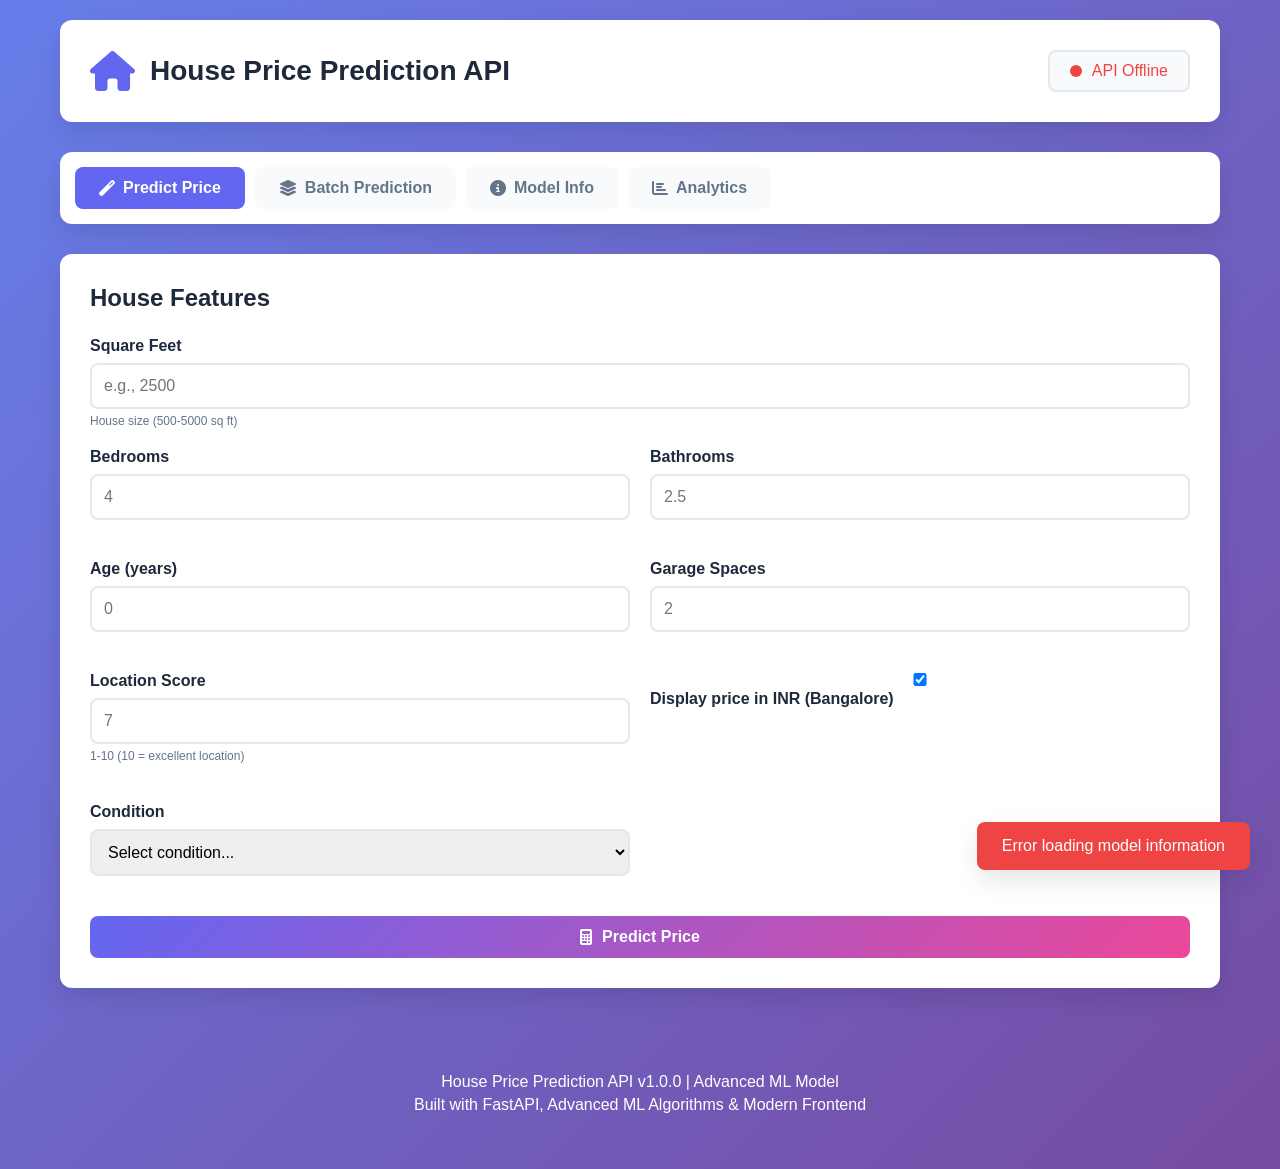
<file: Task-4-Full-DS-Project/frontend/index.html>
<!DOCTYPE html>
<html lang="en">
<head>
    <meta charset="UTF-8">
    <meta name="viewport" content="width=device-width, initial-scale=1.0">
    <title>House Price Prediction - Dashboard</title>
    <link rel="stylesheet" href="styles.css">
    <link rel="stylesheet" href="https://cdnjs.cloudflare.com/ajax/libs/font-awesome/6.4.0/css/all.min.css">
</head>
<body>
    <div class="container">
        <!-- Header -->
        <header class="header">
            <div class="header-content">
                <div class="logo">
                    <i class="fas fa-home"></i>
                    <h1>House Price Prediction API</h1>
                </div>
                <div class="api-status" id="apiStatus">
                    <span class="status-indicator" id="statusIndicator"></span>
                    <span id="statusText">Checking...</span>
                </div>
            </div>
        </header>

        <main class="main-content">
            <!-- Tabs Navigation -->
            <nav class="tabs">
                <button class="tab-button active" data-tab="predict">
                    <i class="fas fa-magic"></i> Predict Price
                </button>
                <button class="tab-button" data-tab="batch">
                    <i class="fas fa-layer-group"></i> Batch Prediction
                </button>
                <button class="tab-button" data-tab="model-info">
                    <i class="fas fa-info-circle"></i> Model Info
                </button>
                <button class="tab-button" data-tab="analytics">
                    <i class="fas fa-chart-bar"></i> Analytics
                </button>
            </nav>

            <!-- Single Prediction Tab -->
            <section id="predict" class="tab-content active">
                <div class="prediction-container">
                    <div class="form-section">
                        <h2>House Features</h2>
                        <form id="predictionForm">
                            <div class="form-group">
                                <label for="square_feet">Square Feet</label>
                                <input type="number" id="square_feet" name="square_feet" placeholder="e.g., 2500" min="500" max="5000" required>
                                <span class="help-text">House size (500-5000 sq ft)</span>
                            </div>

                            <div class="form-row">
                                <div class="form-group">
                                    <label for="bedrooms">Bedrooms</label>
                                    <input type="number" id="bedrooms" name="bedrooms" placeholder="4" min="1" max="10" required>
                                </div>
                                <div class="form-group">
                                    <label for="bathrooms">Bathrooms</label>
                                    <input type="number" id="bathrooms" name="bathrooms" placeholder="2.5" min="1" max="10" step="0.5" required>
                                </div>
                            </div>

                            <div class="form-row">
                                <div class="form-group">
                                    <label for="age">Age (years)</label>
                                    <input type="number" id="age" name="age" placeholder="0" min="0" max="150" required>
                                </div>
                                <div class="form-group">
                                    <label for="garage">Garage Spaces</label>
                                    <input type="number" id="garage" name="garage" placeholder="2" min="0" max="5" required>
                                </div>
                            </div>

                            <div class="form-row">
                                <div class="form-group">
                                    <label for="location_score">Location Score</label>
                                    <input type="number" id="location_score" name="location_score" placeholder="7" min="1" max="10" step="0.5" required>
                                    <span class="help-text">1-10 (10 = excellent location)</span>
                                </div>
                                <div class="form-group">
                                    <label for="inrToggle"><input type="checkbox" id="inrToggle" checked> Display price in INR (Bangalore)</label>
                                </div>
                                <div class="form-group">
                                    <label for="condition">Condition</label>
                                    <select id="condition" name="condition" required>
                                        <option value="">Select condition...</option>
                                        <option value="excellent">Excellent</option>
                                        <option value="good">Good</option>
                                        <option value="fair">Fair</option>
                                        <option value="poor">Poor</option>
                                    </select>
                                </div>
                            </div>

                            <button type="submit" class="btn btn-primary">
                                <i class="fas fa-calculator"></i> Predict Price
                            </button>
                        </form>
                    </div>

                    <!-- Prediction Result -->
                    <div class="result-section" id="resultSection" style="display: none;">
                        <h2>Prediction Result</h2>
                        <div class="result-card">
                            <div class="predicted-price">
                                <p class="label">Predicted Price</p>
                                <p class="price" id="predictedPrice">₹0</p>
                            </div>
                            <div class="confidence">
                                <p class="label">Confidence Level</p>
                                <div class="confidence-bar">
                                    <div class="confidence-fill" id="confidenceFill"></div>
                                </div>
                                <p class="percentage" id="confidencePercent">0%</p>
                            </div>
                            <div class="price-range">
                                <p class="label">Prediction Range (±10%)</p>
                                <div class="range-info">
                                    <div class="range-item">
                                        <span class="range-label">Lower Bound</span>
                                        <span class="range-value" id="lowerBound">₹0</span>
                                    </div>
                                    <div class="range-item">
                                        <span class="range-label">Upper Bound</span>
                                        <span class="range-value" id="upperBound">₹0</span>
                                    </div>
                                </div>
                            </div>
                        </div>
                        <button class="btn btn-secondary" onclick="resetForm()">
                            <i class="fas fa-redo"></i> New Prediction
                        </button>
                    </div>
                </div>
            </section>

            <!-- Batch Prediction Tab -->
            <section id="batch" class="tab-content">
                <div class="batch-container">
                    <h2>Batch Price Prediction</h2>
                    <p class="description">Upload a CSV file with house data for batch predictions</p>
                    
                    <div class="upload-area" id="uploadArea">
                        <i class="fas fa-cloud-upload-alt"></i>
                        <p>Drag and drop CSV file here or click to upload</p>
                        <input type="file" id="csvFile" accept=".csv" style="display: none;">
                    </div>

                    <div class="csv-template">
                        <p><strong>CSV Format:</strong></p>
                        <code>square_feet,bedrooms,bathrooms,age,garage,location_score,condition</code>
                    </div>

                    <div id="batchResults" style="display: none;">
                        <h3>Results</h3>
                        <div class="batch-stats">
                            <div class="stat-item">
                                <span class="stat-label">Total Predictions</span>
                                <span class="stat-value" id="totalPredictions">0</span>
                            </div>
                            <div class="stat-item">
                                <span class="stat-label">Average Price</span>
                                <span class="stat-value" id="avgPrice">₹0</span>
                            </div>
                            <div class="stat-item">
                                <span class="stat-label">Min Price</span>
                                <span class="stat-value" id="minPrice">₹0</span>
                            </div>
                            <div class="stat-item">
                                <span class="stat-label">Max Price</span>
                                <span class="stat-value" id="maxPrice">₹0</span>
                            </div>
                        </div>
                        <div id="predictionsTable"></div>
                    </div>
                </div>
            </section>

            <!-- Model Info Tab -->
            <section id="model-info" class="tab-content">
                <div class="model-info-container">
                    <h2>Model Information</h2>
                    
                    <div class="info-grid">
                        <div class="info-card">
                            <h3>Model Details</h3>
                            <ul id="modelDetails">
                                <li><span class="label">Loading...</span></li>
                            </ul>
                        </div>

                        <div class="info-card">
                            <h3>Feature Importance</h3>
                            <div id="featureImportance">
                                <p>Loading...</p>
                            </div>
                        </div>
                    </div>
                </div>
            </section>

            <!-- Analytics Tab -->
            <section id="analytics" class="tab-content">
                <div class="analytics-container">
                    <h2>Prediction Analytics</h2>
                    <div class="analytics-grid">
                        <div class="analytics-card">
                            <h3>Recent Predictions</h3>
                            <div id="recentPredictions">
                                <p>No predictions yet</p>
                            </div>
                        </div>
                        <div class="analytics-card">
                            <h3>Price Distribution</h3>
                            <div id="priceChart" class="chart-placeholder">
                                Chart will appear here
                            </div>
                        </div>
                    </div>
                </div>
            </section>
        </main>

        <!-- Footer -->
        <footer class="footer">
            <p>House Price Prediction API v1.0.0 | Advanced ML Model</p>
            <p>Built with FastAPI, Advanced ML Algorithms & Modern Frontend</p>
        </footer>
    </div>

    <!-- Loading Spinner -->
    <div id="loadingSpinner" class="loading-spinner" style="display: none;">
        <div class="spinner"></div>
        <p>Processing...</p>
    </div>

    <!-- Error Toast -->
    <div id="errorToast" class="toast" style="display: none;"></div>

    <script src="script.js"></script>
</body>
</html>
</file>
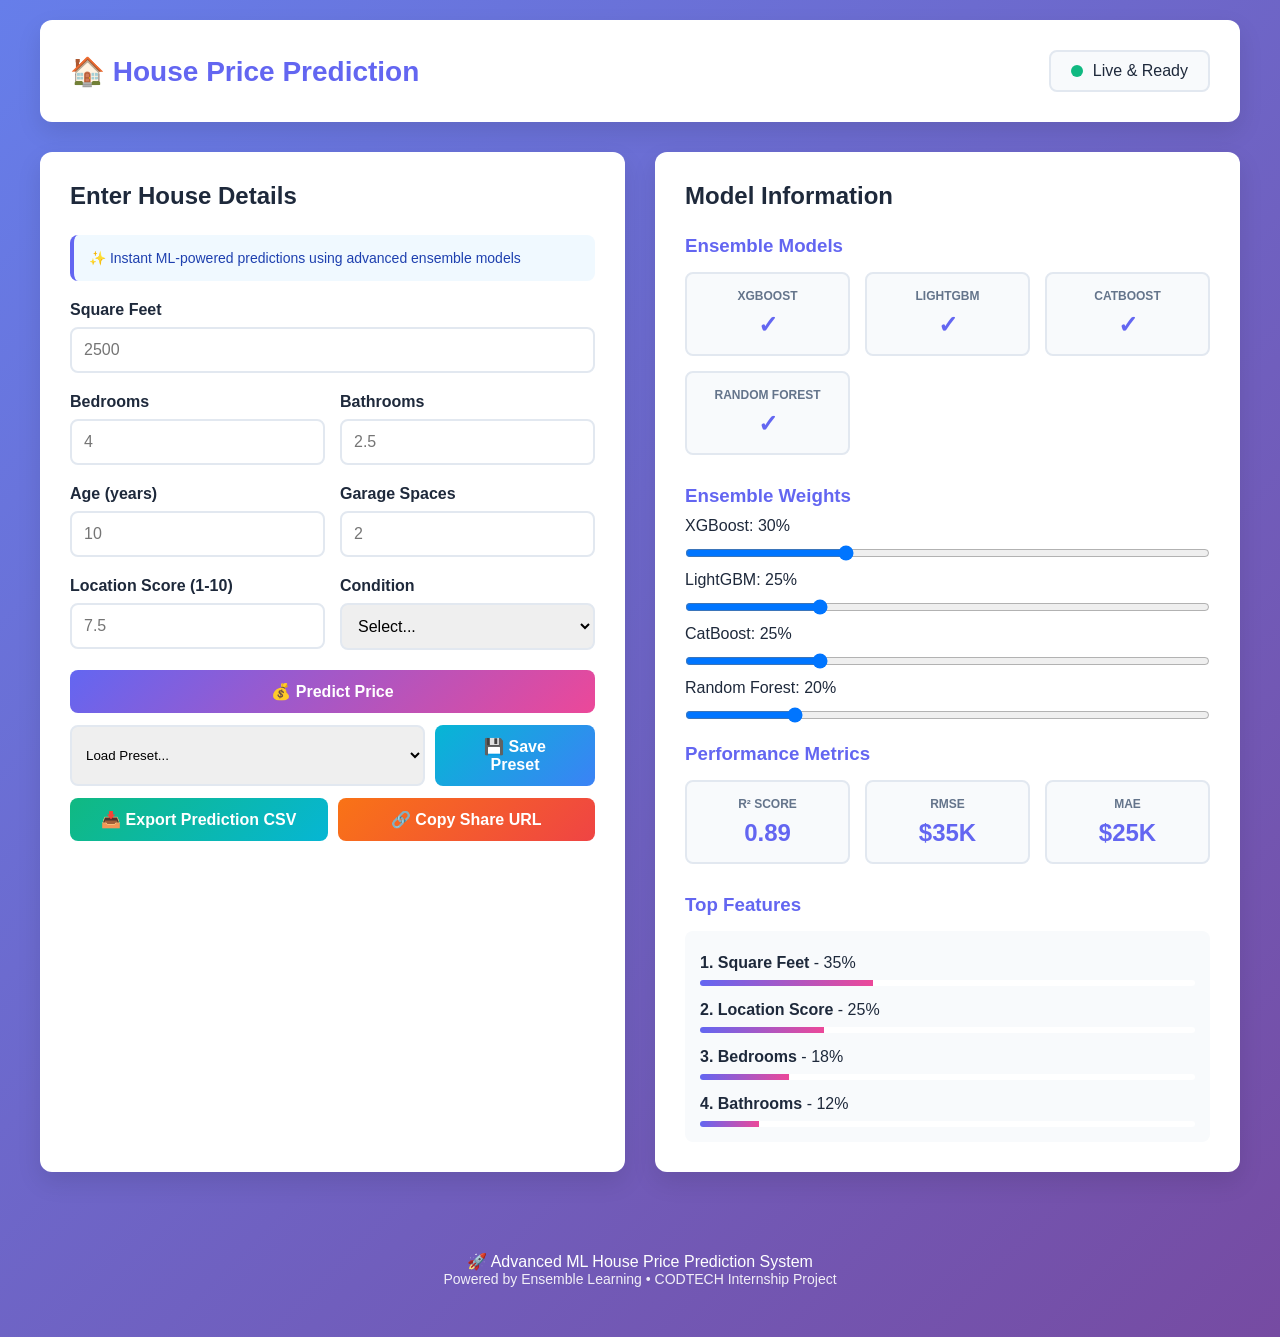
<file: Task-4-Full-DS-Project/INSTANT_DEMO.html>
<!DOCTYPE html>
<html lang="en">
<head>
    <meta charset="UTF-8">
    <meta name="viewport" content="width=device-width, initial-scale=1.0">
    <title>House Price Prediction - Instant Demo</title>
    <style>
        * {
            margin: 0;
            padding: 0;
            box-sizing: border-box;
        }

        :root {
            --primary: #6366f1;
            --secondary: #ec4899;
            --success: #10b981;
            --danger: #ef4444;
            --light: #f8fafc;
            --dark: #1e293b;
            --border: #e2e8f0;
        }

        body {
            font-family: -apple-system, BlinkMacSystemFont, 'Segoe UI', 'Roboto', sans-serif;
            background: linear-gradient(135deg, #667eea 0%, #764ba2 100%);
            color: var(--dark);
            min-height: 100vh;
            padding: 20px;
        }

        .container {
            max-width: 1200px;
            margin: 0 auto;
        }

        .header {
            background: white;
            border-radius: 12px;
            padding: 30px;
            margin-bottom: 30px;
            box-shadow: 0 10px 25px rgba(0, 0, 0, 0.1);
            display: flex;
            justify-content: space-between;
            align-items: center;
            flex-wrap: wrap;
            gap: 20px;
        }

        .logo {
            display: flex;
            align-items: center;
            gap: 15px;
        }

        .logo h1 {
            font-size: 28px;
            color: var(--primary);
            font-weight: 700;
        }

        .status {
            display: flex;
            align-items: center;
            gap: 10px;
            padding: 10px 20px;
            background: var(--light);
            border-radius: 8px;
            border: 2px solid var(--border);
        }

        .status-dot {
            width: 12px;
            height: 12px;
            border-radius: 50%;
            background: var(--success);
            animation: pulse 2s infinite;
        }

        @keyframes pulse {
            0%, 100% { opacity: 1; }
            50% { opacity: 0.5; }
        }

        .main {
            display: grid;
            grid-template-columns: 1fr 1fr;
            gap: 30px;
        }

        .card {
            background: white;
            border-radius: 12px;
            padding: 30px;
            box-shadow: 0 10px 25px rgba(0, 0, 0, 0.1);
        }

        .card h2 {
            margin-bottom: 25px;
            color: var(--dark);
            font-size: 24px;
        }

        .form-group {
            margin-bottom: 20px;
        }

        .form-group label {
            display: block;
            margin-bottom: 8px;
            font-weight: 600;
            color: var(--dark);
        }

        .form-group input,
        .form-group select {
            width: 100%;
            padding: 12px;
            border: 2px solid var(--border);
            border-radius: 8px;
            font-size: 16px;
        }

        .form-group input:focus,
        .form-group select:focus {
            outline: none;
            border-color: var(--primary);
            box-shadow: 0 0 0 3px rgba(99, 102, 241, 0.1);
        }

        .form-row {
            display: grid;
            grid-template-columns: 1fr 1fr;
            gap: 15px;
        }

        .btn {
            width: 100%;
            padding: 12px 30px;
            border: none;
            border-radius: 8px;
            font-size: 16px;
            font-weight: 600;
            cursor: pointer;
            transition: all 0.3s ease;
            background: linear-gradient(135deg, var(--primary), var(--secondary));
            color: white;
        }

        .btn:hover {
            transform: translateY(-2px);
            box-shadow: 0 10px 20px rgba(99, 102, 241, 0.3);
        }

        .result {
            margin-top: 30px;
            padding: 20px;
            background: var(--light);
            border-radius: 8px;
            border-left: 4px solid var(--success);
            display: none;
        }

        .result.show {
            display: block;
            animation: slideIn 0.3s ease;
        }

        @keyframes slideIn {
            from {
                opacity: 0;
                transform: translateY(-10px);
            }
            to {
                opacity: 1;
                transform: translateY(0);
            }
        }

        .predicted-price {
            font-size: 36px;
            font-weight: 700;
            color: var(--success);
            margin: 15px 0;
        }

        .confidence-bar {
            width: 100%;
            height: 8px;
            background: var(--border);
            border-radius: 4px;
            overflow: hidden;
            margin: 10px 0;
        }

        .confidence-fill {
            height: 100%;
            background: linear-gradient(90deg, var(--primary), var(--secondary));
            width: 0%;
            transition: width 0.3s ease;
            border-radius: 4px;
        }

        .range {
            display: grid;
            grid-template-columns: 1fr 1fr;
            gap: 15px;
            margin-top: 15px;
        }

        .range-item {
            padding: 15px;
            background: white;
            border-radius: 8px;
            border: 2px solid var(--border);
        }

        .range-label {
            font-size: 12px;
            color: #64748b;
            text-transform: uppercase;
            font-weight: 600;
            margin-bottom: 5px;
        }

        .range-value {
            font-size: 20px;
            font-weight: 700;
            color: var(--dark);
        }

        .stats {
            display: grid;
            grid-template-columns: repeat(auto-fit, minmax(150px, 1fr));
            gap: 15px;
        }

        .stat {
            background: var(--light);
            padding: 15px;
            border-radius: 8px;
            text-align: center;
            border: 2px solid var(--border);
        }

        .stat-label {
            font-size: 12px;
            color: #64748b;
            margin-bottom: 8px;
            text-transform: uppercase;
            font-weight: 600;
        }

        .stat-value {
            font-size: 24px;
            font-weight: 700;
            color: var(--primary);
        }

        .info {
            background: #f0f9ff;
            border-left: 4px solid var(--primary);
            padding: 15px;
            border-radius: 8px;
            margin-bottom: 20px;
            font-size: 14px;
            color: #1e40af;
        }

        .footer {
            text-align: center;
            padding: 30px;
            color: white;
            margin-top: 50px;
        }

        @media (max-width: 768px) {
            .main {
                grid-template-columns: 1fr;
            }

            .form-row {
                grid-template-columns: 1fr;
            }

            .header {
                flex-direction: column;
                text-align: center;
            }

            .logo h1 {
                font-size: 20px;
            }
        }
    </style>
</head>
<body>
    <div class="container">
        <!-- Header -->
        <div class="header">
            <div class="logo">
                <h1>🏠 House Price Prediction</h1>
            </div>
            <div class="status">
                <div class="status-dot"></div>
                <span>Live & Ready</span>
            </div>
        </div>

        <!-- Main Content -->
        <div class="main">
            <!-- Prediction Form -->
            <div class="card">
                <h2>Enter House Details</h2>
                
                <div class="info">
                    ✨ Instant ML-powered predictions using advanced ensemble models
                </div>

                <form id="predictionForm">
                    <div class="form-group">
                        <label for="square_feet">Square Feet</label>
                        <input type="number" id="square_feet" placeholder="2500" min="500" max="5000" required>
                    </div>

                    <div class="form-row">
                        <div class="form-group">
                            <label for="bedrooms">Bedrooms</label>
                            <input type="number" id="bedrooms" placeholder="4" min="1" max="10" required>
                        </div>
                        <div class="form-group">
                            <label for="bathrooms">Bathrooms</label>
                            <input type="number" id="bathrooms" placeholder="2.5" min="1" max="10" step="0.5" required>
                        </div>
                    </div>

                    <div class="form-row">
                        <div class="form-group">
                            <label for="age">Age (years)</label>
                            <input type="number" id="age" placeholder="10" min="0" max="150" required>
                        </div>
                        <div class="form-group">
                            <label for="garage">Garage Spaces</label>
                            <input type="number" id="garage" placeholder="2" min="0" max="5" required>
                        </div>
                    </div>

                    <div class="form-row">
                        <div class="form-group">
                            <label for="location">Location Score (1-10)</label>
                            <input type="number" id="location" placeholder="7.5" min="1" max="10" step="0.5" required>
                        </div>
                        <div class="form-group">
                            <label for="condition">Condition</label>
                            <select id="condition" required>
                                <option value="">Select...</option>
                                <option value="excellent">Excellent</option>
                                <option value="good">Good</option>
                                <option value="fair">Fair</option>
                                <option value="poor">Poor</option>
                            </select>
                        </div>
                    </div>

                    <button type="submit" class="btn">💰 Predict Price</button>

                    <div style="display:flex; gap:10px; margin-top:12px;">
                        <select id="presetSelect" style="flex:1; padding:10px; border-radius:8px; border:2px solid var(--border);">
                            <option value="">Load Preset...</option>
                        </select>
                        <button id="savePresetBtn" class="btn" style="flex:0 0 160px; background:linear-gradient(135deg,#06b6d4,#3b82f6);">💾 Save Preset</button>
                    </div>

                    <div style="display:flex; gap:10px; margin-top:12px;">
                        <button id="exportCsvBtn" type="button" class="btn" style="flex:1; background:linear-gradient(135deg,#10b981,#06b6d4);">📥 Export Prediction CSV</button>
                        <button id="shareBtn" type="button" class="btn" style="flex:1; background:linear-gradient(135deg,#f97316,#ef4444);">🔗 Copy Share URL</button>
                    </div>
                </form>

                <!-- Result -->
                <div id="result" class="result">
                    <h3>Prediction Result</h3>
                    <div class="predicted-price" id="price">$0</div>
                    
                    <div>
                        <strong>Confidence Level</strong>
                        <div class="confidence-bar">
                            <div class="confidence-fill" id="confidence"></div>
                        </div>
                        <span id="confidenceText">0%</span>
                    </div>

                    <div class="range">
                        <div class="range-item">
                            <div class="range-label">Lower Bound</div>
                            <div class="range-value" id="lowerBound">$0</div>
                        </div>
                        <div class="range-item">
                            <div class="range-label">Upper Bound</div>
                            <div class="range-value" id="upperBound">$0</div>
                        </div>
                    </div>
                </div>
            </div>

            <!-- Information -->
            <div class="card">
                <h2>Model Information</h2>

                <div style="margin-bottom: 30px;">
                    <h3 style="margin-bottom: 15px; color: var(--primary);">Ensemble Models</h3>
                    <div class="stats">
                        <div class="stat">
                            <div class="stat-label">XGBoost</div>
                            <div class="stat-value">✓</div>
                        </div>
                        <div class="stat">
                            <div class="stat-label">LightGBM</div>
                            <div class="stat-value">✓</div>
                        </div>
                        <div class="stat">
                            <div class="stat-label">CatBoost</div>
                            <div class="stat-value">✓</div>
                        </div>
                        <div class="stat">
                            <div class="stat-label">Random Forest</div>
                            <div class="stat-value">✓</div>
                        </div>
                    </div>
                </div>

                <div style="margin-bottom:20px;">
                    <h3 style="margin-bottom:10px; color:var(--primary);">Ensemble Weights</h3>
                    <div style="display:grid; gap:10px;">
                        <label> XGBoost: <span id="w_xgb_label">30%</span></label>
                        <input type="range" id="w_xgb" min="0" max="100" value="30">
                        <label> LightGBM: <span id="w_lgb_label">25%</span></label>
                        <input type="range" id="w_lgb" min="0" max="100" value="25">
                        <label> CatBoost: <span id="w_cat_label">25%</span></label>
                        <input type="range" id="w_cat" min="0" max="100" value="25">
                        <label> Random Forest: <span id="w_rf_label">20%</span></label>
                        <input type="range" id="w_rf" min="0" max="100" value="20">
                    </div>
                </div>

                <div style="margin-bottom: 30px;">
                    <h3 style="margin-bottom: 15px; color: var(--primary);">Performance Metrics</h3>
                    <div class="stats">
                        <div class="stat">
                            <div class="stat-label">R² Score</div>
                            <div class="stat-value">0.89</div>
                        </div>
                        <div class="stat">
                            <div class="stat-label">RMSE</div>
                            <div class="stat-value">$35K</div>
                        </div>
                        <div class="stat">
                            <div class="stat-label">MAE</div>
                            <div class="stat-value">$25K</div>
                        </div>
                    </div>
                </div>

                <div>
                    <h3 style="margin-bottom: 15px; color: var(--primary);">Top Features</h3>
                    <div style="background: var(--light); padding: 15px; border-radius: 8px;">
                        <p style="margin: 8px 0;"><strong>1. Square Feet</strong> - 35%</p>
                        <div style="background: white; height: 6px; border-radius: 3px; margin-bottom: 15px; overflow: hidden;">
                            <div style="background: linear-gradient(90deg, var(--primary), var(--secondary)); height: 100%; width: 35%;"></div>
                        </div>

                        <p style="margin: 8px 0;"><strong>2. Location Score</strong> - 25%</p>
                        <div style="background: white; height: 6px; border-radius: 3px; margin-bottom: 15px; overflow: hidden;">
                            <div style="background: linear-gradient(90deg, var(--primary), var(--secondary)); height: 100%; width: 25%;"></div>
                        </div>

                        <p style="margin: 8px 0;"><strong>3. Bedrooms</strong> - 18%</p>
                        <div style="background: white; height: 6px; border-radius: 3px; margin-bottom: 15px; overflow: hidden;">
                            <div style="background: linear-gradient(90deg, var(--primary), var(--secondary)); height: 100%; width: 18%;"></div>
                        </div>

                        <p style="margin: 8px 0;"><strong>4. Bathrooms</strong> - 12%</p>
                        <div style="background: white; height: 6px; border-radius: 3px; overflow: hidden;">
                            <div style="background: linear-gradient(90deg, var(--primary), var(--secondary)); height: 100%; width: 12%;"></div>
                        </div>
                    </div>
                </div>
            </div>
        </div>

        <!-- Footer -->
        <div class="footer">
            <p>🚀 Advanced ML House Price Prediction System</p>
            <p style="font-size: 14px; opacity: 0.9;">Powered by Ensemble Learning • CODTECH Internship Project</p>
        </div>
    </div>

    <script>
        // Base built-in ML formula (used by simulated models)
        function basePriceEstimate(features, multipliers) {
            let price = 50000;
            price += features.square_feet * multipliers.sf;
            price += features.bedrooms * multipliers.br;
            price += features.bathrooms * multipliers.bath;
            price += features.garage * multipliers.gar;
            price += features.location * multipliers.loc;
            price += features.age * multipliers.age;

            const condMult = multipliers.cond[features.condition] || 1.0;
            price *= condMult;

            // small variance
            price += (Math.random() - 0.5) * 30000;
            price = Math.max(50000, Math.min(500000, price));
            return Math.round(price);
        }

        // Per-model coefficient adjustments for simulation
        const MODEL_ADJUSTMENTS = {
            xgb: { sf: 1.02, br: 1.00, bath: 1.01, gar: 1.00, loc: 1.03, age: -0.98, cond: { excellent:1.14, good:1.01, fair:0.86, poor:0.72 } },
            lgb: { sf: 0.99, br: 1.00, bath: 1.05, gar: 0.98, loc: 1.02, age: -0.95, cond: { excellent:1.12, good:1.00, fair:0.84, poor:0.71 } },
            cat: { sf: 1.05, br: 1.10, bath: 0.98, gar: 0.95, loc: 0.97, age: -0.97, cond: { excellent:1.16, good:1.00, fair:0.83, poor:0.69 } },
            rf:  { sf: 0.95, br: 0.95, bath: 1.02, gar: 1.10, loc: 1.00, age: -1.05, cond: { excellent:1.10, good:1.00, fair:0.85, poor:0.70 } }
        };

        const BASE_MULTIPLIERS = { sf: 120, br: 35000, bath: 25000, gar: 18000, loc: 22000, age: -300, cond: { excellent:1.15, good:1.0, fair:0.85, poor:0.70 } };

        function simulateModel(features, modelName) {
            const adj = MODEL_ADJUSTMENTS[modelName] || {};
            const multipliers = {
                sf: BASE_MULTIPLIERS.sf * (adj.sf || 1),
                br: BASE_MULTIPLIERS.br * (adj.br || 1),
                bath: BASE_MULTIPLIERS.bath * (adj.bath || 1),
                gar: BASE_MULTIPLIERS.gar * (adj.gar || 1),
                loc: BASE_MULTIPLIERS.loc * (adj.loc || 1),
                age: BASE_MULTIPLIERS.age * (adj.age || 1),
                cond: Object.assign({}, BASE_MULTIPLIERS.cond, adj.cond || {})
            };
            const price = basePriceEstimate(features, multipliers);
            const confidence = 0.65 + Math.random() * 0.25; // 0.65-0.90
            return { price, confidence };
        }

        function getWeights() {
            const w_xgb = parseInt(document.getElementById('w_xgb').value, 10);
            const w_lgb = parseInt(document.getElementById('w_lgb').value, 10);
            const w_cat = parseInt(document.getElementById('w_cat').value, 10);
            const w_rf  = parseInt(document.getElementById('w_rf').value, 10);
            const total = w_xgb + w_lgb + w_cat + w_rf;
            if (total === 0) return [0.25,0.25,0.25,0.25];
            return [w_xgb/total, w_lgb/total, w_cat/total, w_rf/total];
        }

        function ensemblePredict(features, weights) {
            const names = ['xgb','lgb','cat','rf'];
            let price = 0, conf = 0;
            for (let i = 0; i < names.length; i++){
                const out = simulateModel(features, names[i]);
                price += out.price * weights[i];
                conf += out.confidence * weights[i];
            }
            return { price: Math.round(price), confidence: conf };
        }

        // Helpers for presets/localStorage
        function loadPresets() {
            try {
                const raw = localStorage.getItem('hp_presets');
                return raw ? JSON.parse(raw) : {};
            } catch (e) {
                return {};
            }
        }

        function savePresets(obj) {
            localStorage.setItem('hp_presets', JSON.stringify(obj));
        }

        function updatePresetList() {
            const select = document.getElementById('presetSelect');
            const presets = loadPresets();
            // clear
            select.innerHTML = '<option value="">Load Preset...</option>';
            Object.keys(presets).forEach(name => {
                const opt = document.createElement('option');
                opt.value = name;
                opt.textContent = name;
                select.appendChild(opt);
            });
        }

        function exportCSVRow(features, prediction) {
            const header = ['square_feet','bedrooms','bathrooms','age','garage','location','condition','predicted_price','confidence'];
            const row = [features.square_feet, features.bedrooms, features.bathrooms, features.age, features.garage, features.location, features.condition, prediction.price, prediction.confidence.toFixed(3)];
            return header.join(',') + '\n' + row.join(',');
        }

        function copyToClipboard(text) {
            if (navigator.clipboard && navigator.clipboard.writeText) {
                return navigator.clipboard.writeText(text);
            }
            return Promise.reject('Clipboard API not available');
        }

        // Update labels for sliders
        function updateWeightLabels() {
            document.getElementById('w_xgb_label').textContent = document.getElementById('w_xgb').value + '%';
            document.getElementById('w_lgb_label').textContent = document.getElementById('w_lgb').value + '%';
            document.getElementById('w_cat_label').textContent = document.getElementById('w_cat').value + '%';
            document.getElementById('w_rf_label').textContent = document.getElementById('w_rf').value + '%';
        }

        // Main prediction handler
        let lastPrediction = null;

        document.getElementById('predictionForm').addEventListener('submit', function(e) {
            e.preventDefault();
            const features = {
                square_feet: parseFloat(document.getElementById('square_feet').value),
                bedrooms: parseInt(document.getElementById('bedrooms').value, 10),
                bathrooms: parseFloat(document.getElementById('bathrooms').value),
                age: parseInt(document.getElementById('age').value, 10),
                garage: parseInt(document.getElementById('garage').value, 10),
                location: parseFloat(document.getElementById('location').value),
                condition: document.getElementById('condition').value
            };

            const weights = getWeights();
            const prediction = ensemblePredict(features, weights);
            lastPrediction = prediction;

            const formatter = new Intl.NumberFormat('en-US', { style: 'currency', currency: 'USD', maximumFractionDigits: 0 });

            document.getElementById('price').textContent = formatter.format(prediction.price);
            document.getElementById('confidence').style.width = (prediction.confidence * 100) + '%';
            document.getElementById('confidenceText').textContent = (prediction.confidence * 100).toFixed(0) + '%';

            const lower = prediction.price * 0.9;
            const upper = prediction.price * 1.1;
            document.getElementById('lowerBound').textContent = formatter.format(lower);
            document.getElementById('upperBound').textContent = formatter.format(upper);

            document.getElementById('result').classList.add('show');
            document.getElementById('result').scrollIntoView({ behavior: 'smooth' });
        });

        // Preset save/load
        document.getElementById('savePresetBtn').addEventListener('click', function() {
            const name = prompt('Preset name:');
            if (!name) return;
            const features = {
                square_feet: document.getElementById('square_feet').value,
                bedrooms: document.getElementById('bedrooms').value,
                bathrooms: document.getElementById('bathrooms').value,
                age: document.getElementById('age').value,
                garage: document.getElementById('garage').value,
                location: document.getElementById('location').value,
                condition: document.getElementById('condition').value,
                weights: {
                    w_xgb: document.getElementById('w_xgb').value,
                    w_lgb: document.getElementById('w_lgb').value,
                    w_cat: document.getElementById('w_cat').value,
                    w_rf:  document.getElementById('w_rf').value
                }
            };
            const presets = loadPresets();
            presets[name] = features;
            savePresets(presets);
            updatePresetList();
            alert('Preset saved: ' + name);
        });

        document.getElementById('presetSelect').addEventListener('change', function() {
            const name = this.value;
            if (!name) return;
            const presets = loadPresets();
            const p = presets[name];
            if (!p) return;
            document.getElementById('square_feet').value = p.square_feet;
            document.getElementById('bedrooms').value = p.bedrooms;
            document.getElementById('bathrooms').value = p.bathrooms;
            document.getElementById('age').value = p.age;
            document.getElementById('garage').value = p.garage;
            document.getElementById('location').value = p.location;
            document.getElementById('condition').value = p.condition;
            document.getElementById('w_xgb').value = p.weights.w_xgb || '30';
            document.getElementById('w_lgb').value = p.weights.w_lgb || '25';
            document.getElementById('w_cat').value = p.weights.w_cat || '25';
            document.getElementById('w_rf').value  = p.weights.w_rf  || '20';
            updateWeightLabels();
        });

        // Export CSV
        document.getElementById('exportCsvBtn').addEventListener('click', function() {
            if (!lastPrediction) {
                alert('Make a prediction first');
                return;
            }
            const features = {
                square_feet: document.getElementById('square_feet').value,
                bedrooms: document.getElementById('bedrooms').value,
                bathrooms: document.getElementById('bathrooms').value,
                age: document.getElementById('age').value,
                garage: document.getElementById('garage').value,
                location: document.getElementById('location').value,
                condition: document.getElementById('condition').value
            };
            const csv = exportCSVRow(features, lastPrediction);
            const blob = new Blob([csv], { type: 'text/csv' });
            const url = URL.createObjectURL(blob);
            const a = document.createElement('a');
            a.href = url;
            a.download = 'prediction.csv';
            document.body.appendChild(a);
            a.click();
            a.remove();
            URL.revokeObjectURL(url);
        });

        // Shareable URL
        document.getElementById('shareBtn').addEventListener('click', function() {
            const params = new URLSearchParams();
            params.set('sq', document.getElementById('square_feet').value);
            params.set('bd', document.getElementById('bedrooms').value);
            params.set('ba', document.getElementById('bathrooms').value);
            params.set('ag', document.getElementById('age').value);
            params.set('ga', document.getElementById('garage').value);
            params.set('lo', document.getElementById('location').value);
            params.set('co', document.getElementById('condition').value);
            params.set('w_xgb', document.getElementById('w_xgb').value);
            params.set('w_lgb', document.getElementById('w_lgb').value);
            params.set('w_cat', document.getElementById('w_cat').value);
            params.set('w_rf',  document.getElementById('w_rf').value);
            const shareUrl = location.origin + location.pathname + '?' + params.toString();
            copyToClipboard(shareUrl).then(() => {
                alert('Share URL copied to clipboard');
            }).catch(() => {
                prompt('Copy this URL:', shareUrl);
            });
        });

        // Parse URL params on load
        function applyParamsFromUrl() {
            const qs = new URLSearchParams(location.search);
            if (!qs.toString()) return;
            const keys = { sq:'square_feet', bd:'bedrooms', ba:'bathrooms', ag:'age', ga:'garage', lo:'location', co:'condition' };
            Object.keys(keys).forEach(k => {
                if (qs.has(k)) document.getElementById(keys[k]).value = qs.get(k);
            });
            ['w_xgb','w_lgb','w_cat','w_rf'].forEach(k => {
                if (qs.has(k)) document.getElementById(k).value = qs.get(k);
            });
            updateWeightLabels();
            // auto predict
            document.getElementById('predictionForm').dispatchEvent(new Event('submit'));
        }

        // Update labels when sliders move
        ['w_xgb','w_lgb','w_cat','w_rf'].forEach(id => {
            document.getElementById(id).addEventListener('input', updateWeightLabels);
        });

        // Init
        updatePresetList();
        updateWeightLabels();
        applyParamsFromUrl();
    </script>
</body>
</html>
</file>
<file: Task-4-Full-DS-Project/frontend/styles.css>
/* Global Styles */
* {
    margin: 0;
    padding: 0;
    box-sizing: border-box;
}

:root {
    --primary-color: #6366f1;
    --secondary-color: #ec4899;
    --success-color: #10b981;
    --danger-color: #ef4444;
    --warning-color: #f59e0b;
    --info-color: #3b82f6;
    --light-bg: #f8fafc;
    --dark-bg: #1e293b;
    --border-color: #e2e8f0;
    --text-dark: #1e293b;
    --text-light: #64748b;
    --shadow: 0 10px 25px rgba(0, 0, 0, 0.1);
    --transition: all 0.3s ease;
}

body {
    font-family: -apple-system, BlinkMacSystemFont, 'Segoe UI', 'Roboto', 'Oxygen',
        'Ubuntu', 'Cantarell', 'Fira Sans', 'Droid Sans', 'Helvetica Neue',
        sans-serif;
    -webkit-font-smoothing: antialiased;
    -moz-osx-font-smoothing: grayscale;
    background: linear-gradient(135deg, #667eea 0%, #764ba2 100%);
    color: var(--text-dark);
    min-height: 100vh;
}

.container {
    max-width: 1200px;
    margin: 0 auto;
    padding: 20px;
}

/* Header */
.header {
    background: white;
    border-radius: 12px;
    box-shadow: var(--shadow);
    margin-bottom: 30px;
    padding: 30px;
}

.header-content {
    display: flex;
    justify-content: space-between;
    align-items: center;
    flex-wrap: wrap;
    gap: 20px;
}

.logo {
    display: flex;
    align-items: center;
    gap: 15px;
}

.logo i {
    font-size: 40px;
    color: var(--primary-color);
}

.logo h1 {
    font-size: 28px;
    color: var(--text-dark);
    font-weight: 700;
}

.api-status {
    display: flex;
    align-items: center;
    gap: 10px;
    padding: 10px 20px;
    background: var(--light-bg);
    border-radius: 8px;
    border: 2px solid var(--border-color);
}

.status-indicator {
    width: 12px;
    height: 12px;
    border-radius: 50%;
    background: var(--danger-color);
    animation: pulse 2s infinite;
}

.status-indicator.online {
    background: var(--success-color);
}

@keyframes pulse {
    0%, 100% { opacity: 1; }
    50% { opacity: 0.5; }
}

/* Tabs Navigation */
.tabs {
    display: flex;
    gap: 10px;
    margin-bottom: 30px;
    background: white;
    padding: 15px;
    border-radius: 12px;
    box-shadow: var(--shadow);
    flex-wrap: wrap;
}

.tab-button {
    padding: 12px 24px;
    border: none;
    background: var(--light-bg);
    color: var(--text-light);
    font-size: 16px;
    font-weight: 600;
    cursor: pointer;
    border-radius: 8px;
    transition: var(--transition);
    display: flex;
    align-items: center;
    gap: 8px;
}

.tab-button:hover {
    background: var(--border-color);
    color: var(--text-dark);
}

.tab-button.active {
    background: var(--primary-color);
    color: white;
}

/* Tab Content */
.tab-content {
    display: none;
    animation: fadeIn 0.3s ease;
}

.tab-content.active {
    display: block;
}

@keyframes fadeIn {
    from { opacity: 0; }
    to { opacity: 1; }
}

/* Forms */
.form-section {
    background: white;
    padding: 30px;
    border-radius: 12px;
    box-shadow: var(--shadow);
    margin-bottom: 30px;
}

.form-section h2 {
    margin-bottom: 25px;
    color: var(--text-dark);
    font-size: 24px;
}

.form-group {
    margin-bottom: 20px;
}

.form-row {
    display: grid;
    grid-template-columns: 1fr 1fr;
    gap: 20px;
    margin-bottom: 20px;
}

.form-group label {
    display: block;
    margin-bottom: 8px;
    font-weight: 600;
    color: var(--text-dark);
}

.form-group input,
.form-group select {
    width: 100%;
    padding: 12px;
    border: 2px solid var(--border-color);
    border-radius: 8px;
    font-size: 16px;
    transition: var(--transition);
}

.form-group input:focus,
.form-group select:focus {
    outline: none;
    border-color: var(--primary-color);
    box-shadow: 0 0 0 3px rgba(99, 102, 241, 0.1);
}

.help-text {
    display: block;
    margin-top: 5px;
    font-size: 12px;
    color: var(--text-light);
}

/* Buttons */
.btn {
    padding: 12px 30px;
    border: none;
    border-radius: 8px;
    font-size: 16px;
    font-weight: 600;
    cursor: pointer;
    transition: var(--transition);
    display: inline-flex;
    align-items: center;
    gap: 10px;
    width: 100%;
    justify-content: center;
}

.btn-primary {
    background: linear-gradient(135deg, var(--primary-color), var(--secondary-color));
    color: white;
}

.btn-primary:hover {
    transform: translateY(-2px);
    box-shadow: 0 10px 20px rgba(99, 102, 241, 0.3);
}

.btn-secondary {
    background: var(--light-bg);
    color: var(--primary-color);
    border: 2px solid var(--primary-color);
}

.btn-secondary:hover {
    background: var(--primary-color);
    color: white;
}

/* Results */
.result-section {
    background: white;
    padding: 30px;
    border-radius: 12px;
    box-shadow: var(--shadow);
}

.result-section h2 {
    margin-bottom: 25px;
    color: var(--text-dark);
    font-size: 24px;
}

.result-card {
    display: grid;
    grid-template-columns: repeat(auto-fit, minmax(250px, 1fr));
    gap: 20px;
    margin-bottom: 30px;
}

.result-card > div {
    background: var(--light-bg);
    padding: 20px;
    border-radius: 8px;
    border-left: 4px solid var(--primary-color);
}

.predicted-price {
    border-left-color: var(--success-color) !important;
}

.label {
    margin-bottom: 10px;
    color: var(--text-light);
    font-size: 14px;
    font-weight: 600;
}

.price {
    font-size: 32px;
    font-weight: 700;
    color: var(--success-color);
}

.confidence-bar {
    width: 100%;
    height: 8px;
    background: var(--border-color);
    border-radius: 4px;
    overflow: hidden;
    margin: 10px 0;
}

.confidence-fill {
    height: 100%;
    background: linear-gradient(90deg, var(--primary-color), var(--secondary-color));
    border-radius: 4px;
    width: 0%;
    transition: var(--transition);
}

.percentage {
    font-size: 18px;
    font-weight: 700;
    color: var(--primary-color);
}

.range-info {
    display: grid;
    gap: 10px;
    margin-top: 10px;
}

.range-item {
    display: flex;
    justify-content: space-between;
    padding: 10px 0;
    border-top: 1px solid var(--border-color);
}

.range-item:first-child {
    border-top: none;
}

.range-label {
    color: var(--text-light);
    font-size: 14px;
}

.range-value {
    color: var(--text-dark);
    font-weight: 600;
}

/* Batch Upload */
.batch-container {
    background: white;
    padding: 30px;
    border-radius: 12px;
    box-shadow: var(--shadow);
}

.batch-container h2 {
    margin-bottom: 10px;
    color: var(--text-dark);
    font-size: 24px;
}

.description {
    color: var(--text-light);
    margin-bottom: 25px;
}

.upload-area {
    border: 2px dashed var(--border-color);
    border-radius: 8px;
    padding: 40px;
    text-align: center;
    cursor: pointer;
    transition: var(--transition);
    margin-bottom: 20px;
}

.upload-area:hover {
    border-color: var(--primary-color);
    background: rgba(99, 102, 241, 0.05);
}

.upload-area i {
    font-size: 40px;
    color: var(--primary-color);
    margin-bottom: 10px;
    display: block;
}

.csv-template {
    background: var(--light-bg);
    padding: 15px;
    border-radius: 8px;
    margin-bottom: 20px;
    font-family: 'Courier New', monospace;
}

.csv-template code {
    color: var(--primary-color);
    font-size: 14px;
}

.batch-stats {
    display: grid;
    grid-template-columns: repeat(auto-fit, minmax(200px, 1fr));
    gap: 20px;
    margin-bottom: 30px;
}

.stat-item {
    background: var(--light-bg);
    padding: 20px;
    border-radius: 8px;
    text-align: center;
}

.stat-label {
    display: block;
    color: var(--text-light);
    font-size: 14px;
    margin-bottom: 10px;
}

.stat-value {
    display: block;
    font-size: 24px;
    font-weight: 700;
    color: var(--primary-color);
}

/* Model Info */
.model-info-container {
    background: white;
    padding: 30px;
    border-radius: 12px;
    box-shadow: var(--shadow);
}

.info-grid {
    display: grid;
    grid-template-columns: repeat(auto-fit, minmax(300px, 1fr));
    gap: 30px;
}

.info-card {
    padding: 20px;
    background: var(--light-bg);
    border-radius: 8px;
    border: 2px solid var(--border-color);
}

.info-card h3 {
    margin-bottom: 15px;
    color: var(--text-dark);
}

.info-card ul {
    list-style: none;
}

.info-card li {
    padding: 10px 0;
    border-bottom: 1px solid var(--border-color);
}

.info-card li:last-child {
    border-bottom: none;
}

.info-card .label {
    color: var(--text-light);
    font-size: 12px;
    display: block;
    margin-bottom: 3px;
}

.info-card .value {
    color: var(--text-dark);
    font-weight: 600;
    display: block;
}

/* Analytics */
.analytics-container {
    background: white;
    padding: 30px;
    border-radius: 12px;
    box-shadow: var(--shadow);
}

.analytics-grid {
    display: grid;
    grid-template-columns: repeat(auto-fit, minmax(300px, 1fr));
    gap: 30px;
}

.analytics-card {
    background: var(--light-bg);
    padding: 20px;
    border-radius: 8px;
    border: 2px solid var(--border-color);
}

.analytics-card h3 {
    margin-bottom: 15px;
    color: var(--text-dark);
}

.chart-placeholder {
    height: 200px;
    display: flex;
    align-items: center;
    justify-content: center;
    background: white;
    border-radius: 4px;
    color: var(--text-light);
    text-align: center;
}

/* Footer */
.footer {
    text-align: center;
    padding: 30px;
    color: white;
    margin-top: 50px;
}

.footer p {
    margin: 5px 0;
}

/* Loading Spinner */
.loading-spinner {
    position: fixed;
    top: 0;
    left: 0;
    width: 100%;
    height: 100%;
    background: rgba(0, 0, 0, 0.7);
    display: flex;
    flex-direction: column;
    align-items: center;
    justify-content: center;
    z-index: 1000;
}

.spinner {
    width: 50px;
    height: 50px;
    border: 5px solid rgba(255, 255, 255, 0.3);
    border-top-color: white;
    border-radius: 50%;
    animation: spin 1s linear infinite;
}

@keyframes spin {
    to { transform: rotate(360deg); }
}

.loading-spinner p {
    color: white;
    margin-top: 20px;
    font-size: 18px;
}

/* Toast Notifications */
.toast {
    position: fixed;
    bottom: 30px;
    right: 30px;
    background: var(--danger-color);
    color: white;
    padding: 15px 25px;
    border-radius: 8px;
    box-shadow: var(--shadow);
    z-index: 999;
    animation: slideIn 0.3s ease;
}

.toast.success {
    background: var(--success-color);
}

.toast.error {
    background: var(--danger-color);
}

.toast.warning {
    background: var(--warning-color);
}

@keyframes slideIn {
    from {
        transform: translateX(100%);
        opacity: 0;
    }
    to {
        transform: translateX(0);
        opacity: 1;
    }
}

/* Responsive Design */
@media (max-width: 768px) {
    .form-row {
        grid-template-columns: 1fr;
    }
    
    .header-content {
        flex-direction: column;
        text-align: center;
    }
    
    .logo {
        flex-direction: column;
    }
    
    .tabs {
        flex-direction: column;
    }
    
    .result-card {
        grid-template-columns: 1fr;
    }
    
    .batch-stats {
        grid-template-columns: 1fr 1fr;
    }
    
    .info-grid {
        grid-template-columns: 1fr;
    }
    
    .analytics-grid {
        grid-template-columns: 1fr;
    }
}

@media (max-width: 480px) {
    .container {
        padding: 10px;
    }
    
    .header {
        padding: 20px;
    }
    
    .form-section,
    .result-section,
    .batch-container,
    .model-info-container,
    .analytics-container {
        padding: 20px;
    }
    
    .btn {
        padding: 12px 15px;
        font-size: 14px;
    }
    
    .price {
        font-size: 24px;
    }
    
    .logo h1 {
        font-size: 20px;
    }
    
    .tab-button {
        padding: 10px 15px;
        font-size: 14px;
    }
    
    .stat-value {
        font-size: 18px;
    }
}
</file>
